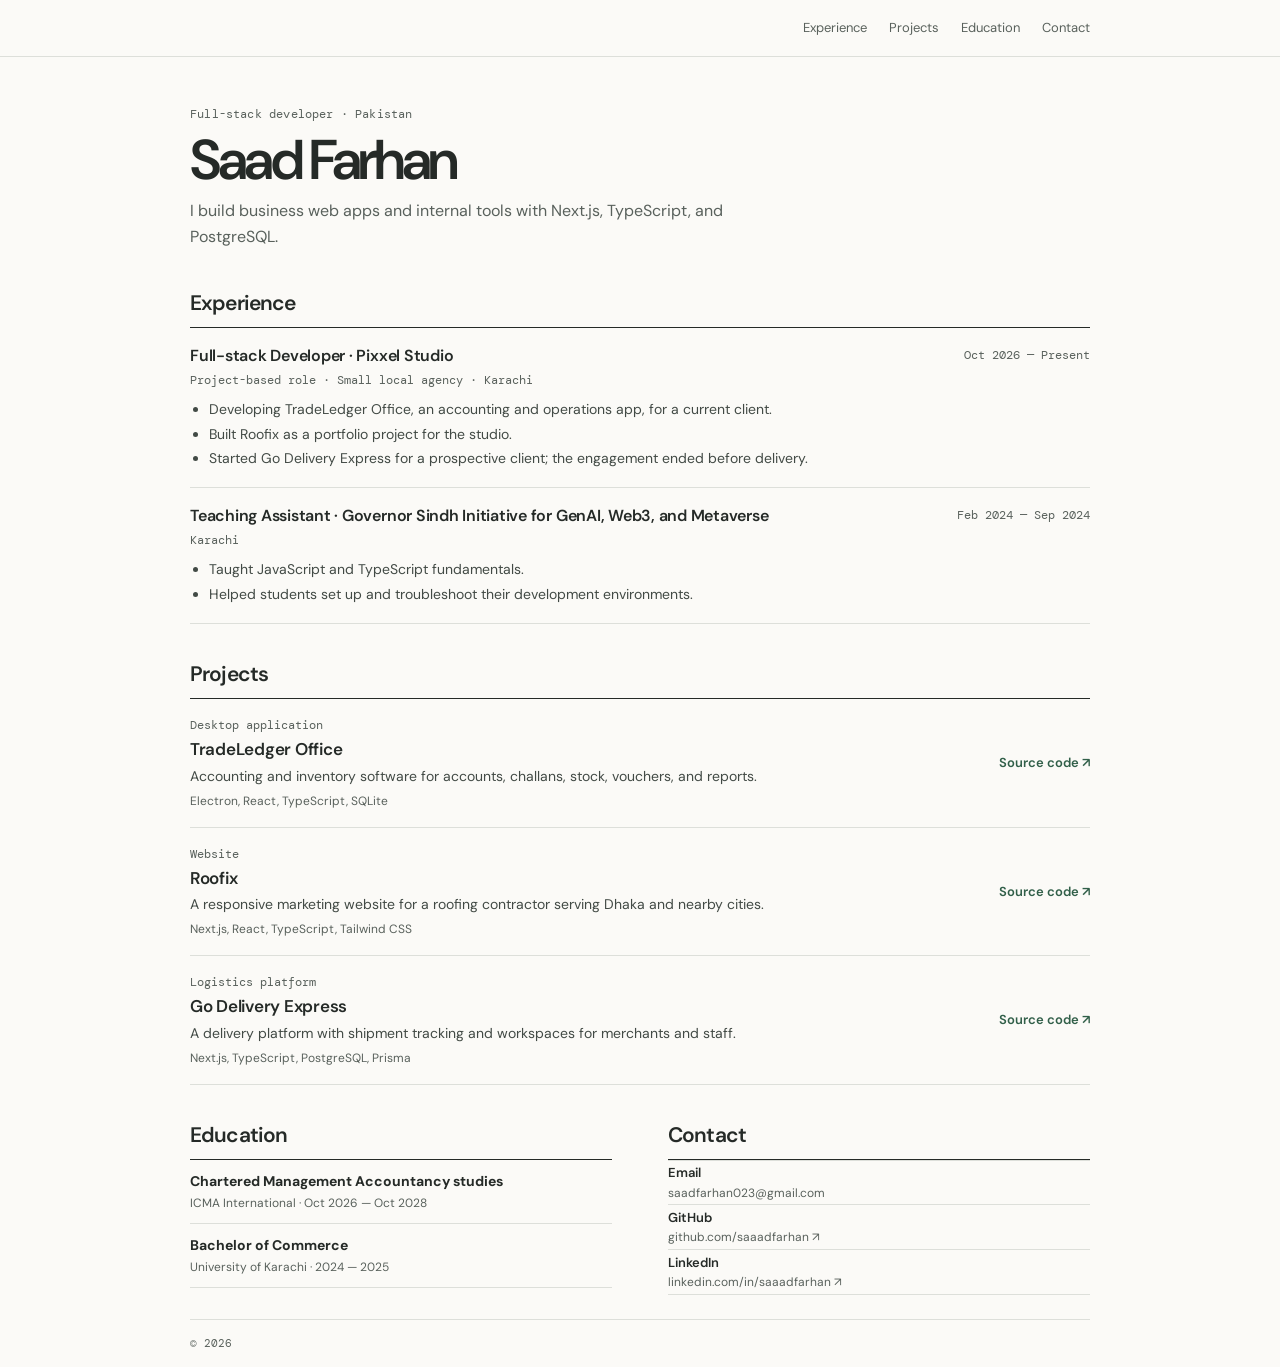
<file: index.html>
<!doctype html>
<html lang="en">
  <head>
    <meta charset="UTF-8" />
    <meta name="viewport" content="width=device-width, initial-scale=1" />
    <meta
      name="description"
      content="Saad Farhan is a full-stack developer in Pakistan building business web apps and internal tools with Next.js and TypeScript."
    />
    <meta name="author" content="Saad Farhan" />
    <meta name="robots" content="index, follow, max-image-preview:large" />
    <meta name="theme-color" content="#f5f4ef" />
    <meta property="og:type" content="website" />
    <meta property="og:url" content="https://saad-portfolio.saadfarhan023.workers.dev/" />
    <meta property="og:site_name" content="Saad Farhan" />
    <meta property="og:title" content="Saad Farhan — Software Developer" />
    <meta property="og:description" content="Full-stack developer building business web apps and internal tools. Selected work in accounting, roofing, and delivery." />
    <meta property="og:image" content="https://saad-portfolio.saadfarhan023.workers.dev/og-image.png?v=2" />
    <meta property="og:image:width" content="1200" />
    <meta property="og:image:height" content="630" />
    <meta property="og:image:alt" content="Software developer portfolio featuring projects in accounting, roofing, and delivery." />
    <meta name="twitter:card" content="summary_large_image" />
    <meta name="twitter:title" content="Saad Farhan — Software Developer" />
    <meta name="twitter:description" content="Full-stack developer building business web apps and internal tools. Selected work in accounting, roofing, and delivery." />
    <meta name="twitter:image" content="https://saad-portfolio.saadfarhan023.workers.dev/og-image.png?v=2" />
    <title>Saad Farhan — Software Developer</title>
    <link rel="icon" href="/favicon.svg" type="image/svg+xml" />
    <link rel="preconnect" href="https://fonts.googleapis.com" />
    <link rel="preconnect" href="https://fonts.gstatic.com" crossorigin />
    <link
      href="https://fonts.googleapis.com/css2?family=DM+Mono:wght@400;500&family=DM+Sans:wght@400;500;600;700&display=swap"
      rel="stylesheet"
    />
    <link rel="stylesheet" href="styles.css" />
    <script src="script.js" defer></script>
    <script type="application/ld+json">
      {
        "@context": "https://schema.org",
        "@type": "Person",
        "name": "Saad Farhan",
        "jobTitle": "Software developer",
        "email": "saadfarhan023@gmail.com",
        "sameAs": [
          "https://github.com/saaadfarhan",
          "https://www.linkedin.com/in/saaadfarhan"
        ]
      }
    </script>
  </head>
  <body>
    <a class="skip-link" href="#main">Skip to content</a>
    <header class="site-header">
      <nav class="shell nav" aria-label="Main navigation">
        <div class="nav-links">
          <a href="#experience">Experience</a>
          <a href="#projects">Projects</a>
          <a href="#education">Education</a>
          <a href="#contact">Contact</a>
        </div>
      </nav>
    </header>

    <main id="main" class="shell">
      <section class="intro" id="top" aria-labelledby="intro-title">
        <p class="eyebrow">Full-stack developer · Pakistan</p>
        <h1 id="intro-title">Saad Farhan</h1>
        <p class="intro-text">I build business web apps and internal tools with Next.js, TypeScript, and PostgreSQL.</p>
      </section>

      <section class="experience" id="experience" aria-labelledby="experience-title">
        <div class="section-heading"><h2 id="experience-title">Experience</h2></div>
        <article class="experience-entry">
          <div class="experience-heading">
            <div>
              <h3>Full-stack Developer · Pixxel Studio</h3>
              <p class="experience-meta">Project-based role · Small local agency · Karachi</p>
            </div>
            <time datetime="2026-10">Oct 2026 — Present</time>
          </div>
          <ul class="experience-details">
            <li>Developing TradeLedger Office, an accounting and operations app, for a current client.</li>
            <li>Built Roofix as a portfolio project for the studio.</li>
            <li>Started Go Delivery Express for a prospective client; the engagement ended before delivery.</li>
          </ul>
        </article>
        <article class="experience-entry">
          <div class="experience-heading">
            <div>
              <h3>Teaching Assistant · Governor Sindh Initiative for GenAI, Web3, and Metaverse</h3>
              <p class="experience-meta">Karachi</p>
            </div>
            <time datetime="2024-02">Feb 2024 — Sep 2024</time>
          </div>
          <ul class="experience-details">
            <li>Taught JavaScript and TypeScript fundamentals.</li>
            <li>Helped students set up and troubleshoot their development environments.</li>
          </ul>
        </article>
      </section>

      <section class="projects" id="projects" aria-labelledby="projects-title">
        <div class="section-heading"><h2 id="projects-title">Projects</h2></div>
        <div class="project-list">
          <article class="project">
            <div class="project-main">
              <p class="project-type">Desktop application</p>
              <h3>TradeLedger Office</h3>
              <p class="project-description">Accounting and inventory software for accounts, challans, stock, vouchers, and reports.</p>
              <p class="project-stack">Electron, React, TypeScript, SQLite</p>
            </div>
            <a class="project-link" href="https://github.com/saaadfarhan/tradeledger-office" target="_blank" rel="noreferrer">Source code ↗</a>
          </article>
          <article class="project">
            <div class="project-main">
              <p class="project-type">Website</p>
              <h3>Roofix</h3>
              <p class="project-description">A responsive marketing website for a roofing contractor serving Dhaka and nearby cities.</p>
              <p class="project-stack">Next.js, React, TypeScript, Tailwind CSS</p>
            </div>
            <a class="project-link" href="https://github.com/saaadfarhan/roofix-website-design" target="_blank" rel="noreferrer">Source code ↗</a>
          </article>
          <article class="project">
            <div class="project-main">
              <p class="project-type">Logistics platform</p>
              <h3>Go Delivery Express</h3>
              <p class="project-description">A delivery platform with shipment tracking and workspaces for merchants and staff.</p>
              <p class="project-stack">Next.js, TypeScript, PostgreSQL, Prisma</p>
            </div>
            <a class="project-link" href="https://github.com/saaadfarhan/godeliveryexpress" target="_blank" rel="noreferrer">Source code ↗</a>
          </article>
        </div>
      </section>

      <div class="bottom-sections">
        <section class="education" id="education" aria-labelledby="education-title">
          <div class="section-heading"><h2 id="education-title">Education</h2></div>
          <ul class="education-list">
            <li><strong>Chartered Management Accountancy studies</strong><span>ICMA International · Oct 2026 — Oct 2028</span></li>
            <li><strong>Bachelor of Commerce</strong><span>University of Karachi · 2024 — 2025</span></li>
          </ul>
        </section>
        <section class="contact" id="contact" aria-labelledby="contact-title">
          <div class="section-heading"><h2 id="contact-title">Contact</h2></div>
          <div class="contact-links">
            <a href="mailto:saadfarhan023@gmail.com">Email <span>saadfarhan023@gmail.com</span></a>
            <a href="https://github.com/saaadfarhan" target="_blank" rel="noreferrer">GitHub <span>github.com/saaadfarhan ↗</span></a>
            <a href="https://linkedin.com/in/saaadfarhan" target="_blank" rel="noreferrer">LinkedIn <span>linkedin.com/in/saaadfarhan ↗</span></a>
          </div>
        </section>
      </div>
    </main>

    <footer class="shell footer">
      <span>© <span id="year">2026</span></span>
    </footer>
  </body>
</html>
</file>
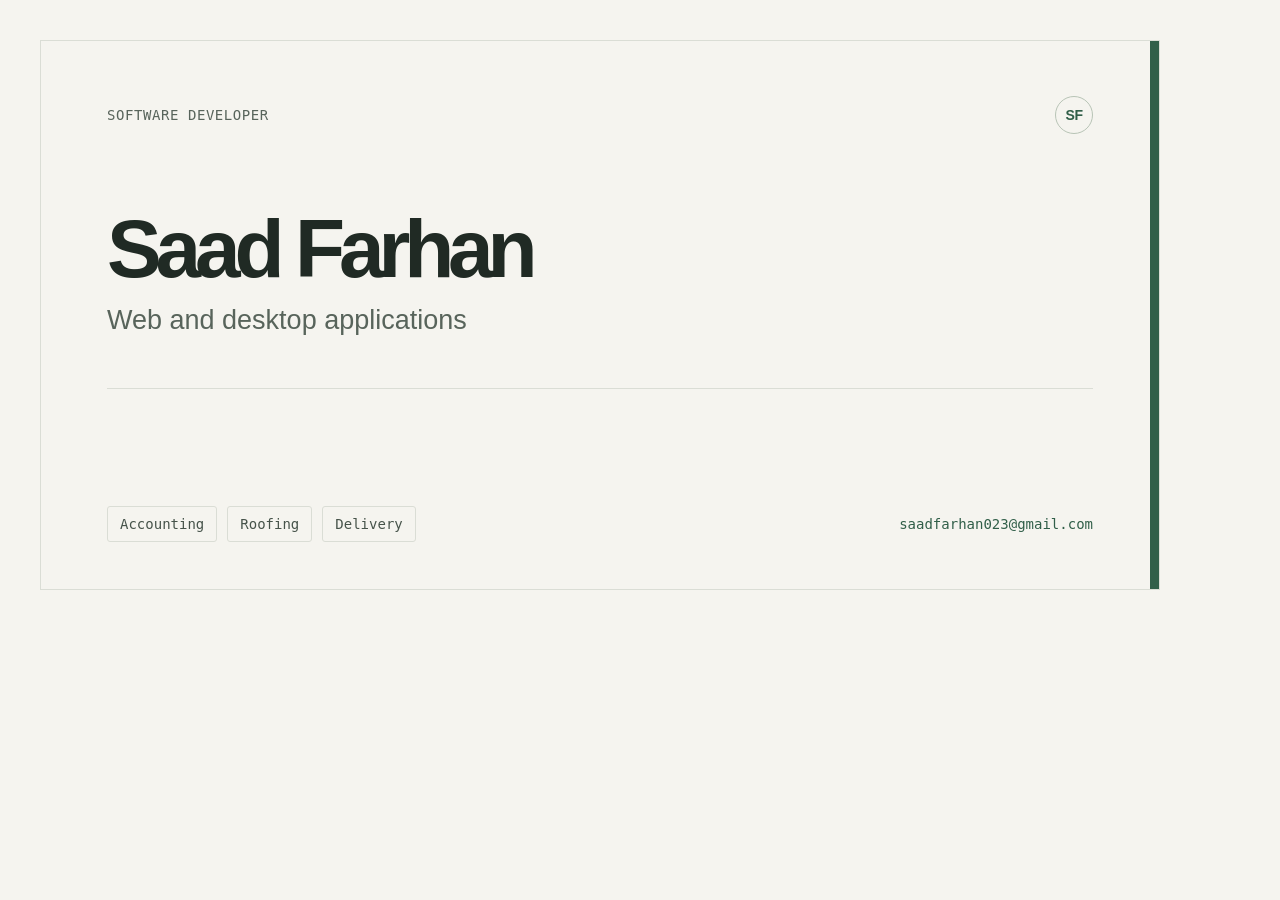
<file: og-image.html>
<!doctype html>
<html lang="en">
  <head>
    <meta charset="utf-8" />
    <meta name="viewport" content="width=device-width, initial-scale=1" />
    <title>Saad Farhan — Open Graph Image</title>
    <style>
      * { box-sizing: border-box; }
      html, body { width: 1200px; height: 630px; margin: 0; }
      body {
        display: grid;
        place-items: center;
        color: #202a24;
        background: #f5f4ef;
        font-family: "DM Sans", "Arial", sans-serif;
        -webkit-font-smoothing: antialiased;
      }
      main {
        position: relative;
        width: 1120px;
        height: 550px;
        overflow: hidden;
        padding: 55px 66px;
        border: 1px solid #daddd5;
      }
      .top, .bottom { display: flex; align-items: center; justify-content: space-between; }
      .top { color: #58645b; font: 14px "DM Mono", monospace; letter-spacing: .04em; text-transform: uppercase; }
      .mark { display: grid; width: 38px; height: 38px; place-items: center; border: 1px solid #b8c4b6; border-radius: 50%; color: #315f49; font: 600 14px Arial, sans-serif; letter-spacing: -.04em; }
      h1 { margin: 74px 0 12px; font-size: 82px; font-weight: 600; letter-spacing: -.075em; line-height: 1; }
      .role { margin: 0; color: #58645b; font-size: 27px; line-height: 1.4; }
      .rule { width: 100%; height: 1px; margin-top: 48px; background: #daddd5; }
      .bottom { position: absolute; right: 66px; bottom: 47px; left: 66px; color: #58645b; font: 14px "DM Mono", monospace; }
      .projects { display: flex; gap: 10px; }
      .projects span { padding: 9px 12px; border: 1px solid #daddd5; border-radius: 3px; color: #46534a; }
      .email { color: #315f49; }
      .accent { position: absolute; top: 0; right: 0; width: 9px; height: 100%; background: #315f49; }
    </style>
  </head>
  <body>
    <main>
      <div class="top"><span>Software developer</span><span class="mark">SF</span></div>
      <h1>Saad Farhan</h1>
      <p class="role">Web and desktop applications</p>
      <div class="rule"></div>
      <div class="bottom">
        <div class="projects"><span>Accounting</span><span>Roofing</span><span>Delivery</span></div>
        <span class="email">saadfarhan023@gmail.com</span>
      </div>
      <div class="accent"></div>
    </main>
  </body>
</html>
</file>
<file: styles.css>
:root {
  --paper: #fbfaf7;
  --ink: #252a27;
  --muted: #59615c;
  --line: #dddfda;
  --accent: #315f49;
  --sans: "DM Sans", sans-serif;
  --mono: "DM Mono", monospace;
  color-scheme: light;
  font-family: var(--sans);
  color: var(--ink);
  background: var(--paper);
  font-synthesis: none;
  text-rendering: optimizeLegibility;
  -webkit-font-smoothing: antialiased;
  -moz-osx-font-smoothing: grayscale;
  scroll-behavior: smooth;
}

* { box-sizing: border-box; }
body { min-width: 320px; margin: 0; line-height: 1.5; }
a { color: inherit; text-decoration: none; }
a:hover { color: var(--accent); }
a:focus-visible { outline: 2px solid var(--accent); outline-offset: 3px; }
::selection { color: var(--ink); background: #dfe8df; }
.shell { width: min(900px, calc(100% - 48px)); margin-inline: auto; }
.skip-link { position: fixed; top: 10px; left: 10px; z-index: 2; padding: 10px 14px; color: white; background: var(--ink); transform: translateY(-150%); }
.skip-link:focus { transform: translateY(0); }

.site-header { border-bottom: 1px solid var(--line); }
.nav { display: flex; min-height: 56px; align-items: center; justify-content: flex-end; }
.nav-links { display: flex; flex-wrap: wrap; gap: 22px; color: var(--muted); font-size: 13px; }
.nav-links a { display: inline-flex; min-height: 44px; align-items: center; }

.intro { max-width: 720px; padding: 48px 0 37px; }
.eyebrow { margin: 0; color: var(--muted); font-family: var(--mono); font-size: 12px; letter-spacing: .015em; }
h1, h2, h3, p { margin-top: 0; }
h1 { margin: 8px 0 8px; font-size: clamp(40px, 6vw, 56px); font-weight: 600; line-height: 1.05; letter-spacing: -.06em; }
.intro-text { max-width: 620px; margin: 0; color: var(--muted); font-size: 16px; line-height: 1.65; }

.experience, .projects { margin-bottom: 35px; }
.section-heading { display: flex; align-items: baseline; justify-content: space-between; padding-bottom: 8px; border-bottom: 1px solid var(--ink); }
.section-heading h2 { margin: 0; font-size: 21px; font-weight: 600; letter-spacing: -.04em; }
.experience-entry { padding: 16px 0 17px; border-bottom: 1px solid var(--line); }
.experience-heading { display: flex; justify-content: space-between; gap: 20px; }
.experience-heading h3, .project h3 { margin: 0 0 3px; font-size: 16px; font-weight: 600; letter-spacing: -.015em; }
.experience-heading time, .experience-meta, .project-type { color: var(--muted); font-family: var(--mono); font-size: 12px; }
.experience-heading time { flex: none; padding-top: 2px; }
.experience-meta { margin: 0; }
.experience-details { display: grid; gap: 3px; margin: 10px 0 0; padding-left: 19px; color: #424a45; font-size: 14px; line-height: 1.55; }

.project { display: grid; grid-template-columns: minmax(0, 1fr) 110px; gap: 24px; align-items: center; padding: 17px 0; border-bottom: 1px solid var(--line); }
.project-type { margin: 0 0 3px; }
.project h3 { font-size: 17px; }
.project-description { max-width: 640px; margin: 0 0 5px; color: #424a45; font-size: 14px; line-height: 1.5; }
.project-stack { margin: 0; color: var(--muted); font-size: 12px; }
.project-link { display: inline-flex; min-height: 44px; align-items: center; justify-self: end; color: var(--accent); font-size: 13px; font-weight: 600; white-space: nowrap; }

.bottom-sections { display: grid; grid-template-columns: 1fr 1fr; gap: 56px; margin-bottom: 24px; }
.education-list { margin: 0; padding: 0; list-style: none; }
.education-list li { display: grid; gap: 2px; padding: 11px 0; border-bottom: 1px solid var(--line); font-size: 14px; }
.education-list span { color: var(--muted); font-size: 12px; }
.contact-links { display: grid; }
.contact-links a { display: grid; min-height: 45px; align-content: center; gap: 1px; border-bottom: 1px solid var(--line); font-size: 13px; font-weight: 600; }
.contact-links a:first-child { border-top: 1px solid var(--line); }
.contact-links a span { color: var(--muted); font-size: 12px; font-weight: 400; overflow-wrap: anywhere; }
.footer { display: flex; justify-content: space-between; padding-block: 15px; border-top: 1px solid var(--line); color: var(--muted); font-family: var(--mono); font-size: 11px; }

@media (max-width: 600px) {
  .shell { width: calc(100% - 36px); }
  .nav { justify-content: center; }
  .nav-links { justify-content: center; gap: 6px 18px; }
  .intro { padding: 35px 0 29px; }
  h1 { font-size: 44px; }
  .intro-text { font-size: 15px; }
  .experience-heading { flex-direction: column; gap: 3px; }
  .experience-heading time { order: -1; }
  .bottom-sections { grid-template-columns: 1fr; gap: 26px; }
  .project { grid-template-columns: minmax(0, 1fr); gap: 4px; padding: 15px 0; }
  .project-link { justify-self: start; }
}

@media (prefers-reduced-motion: reduce) {
  *, *::before, *::after { scroll-behavior: auto !important; }
}
</file>
